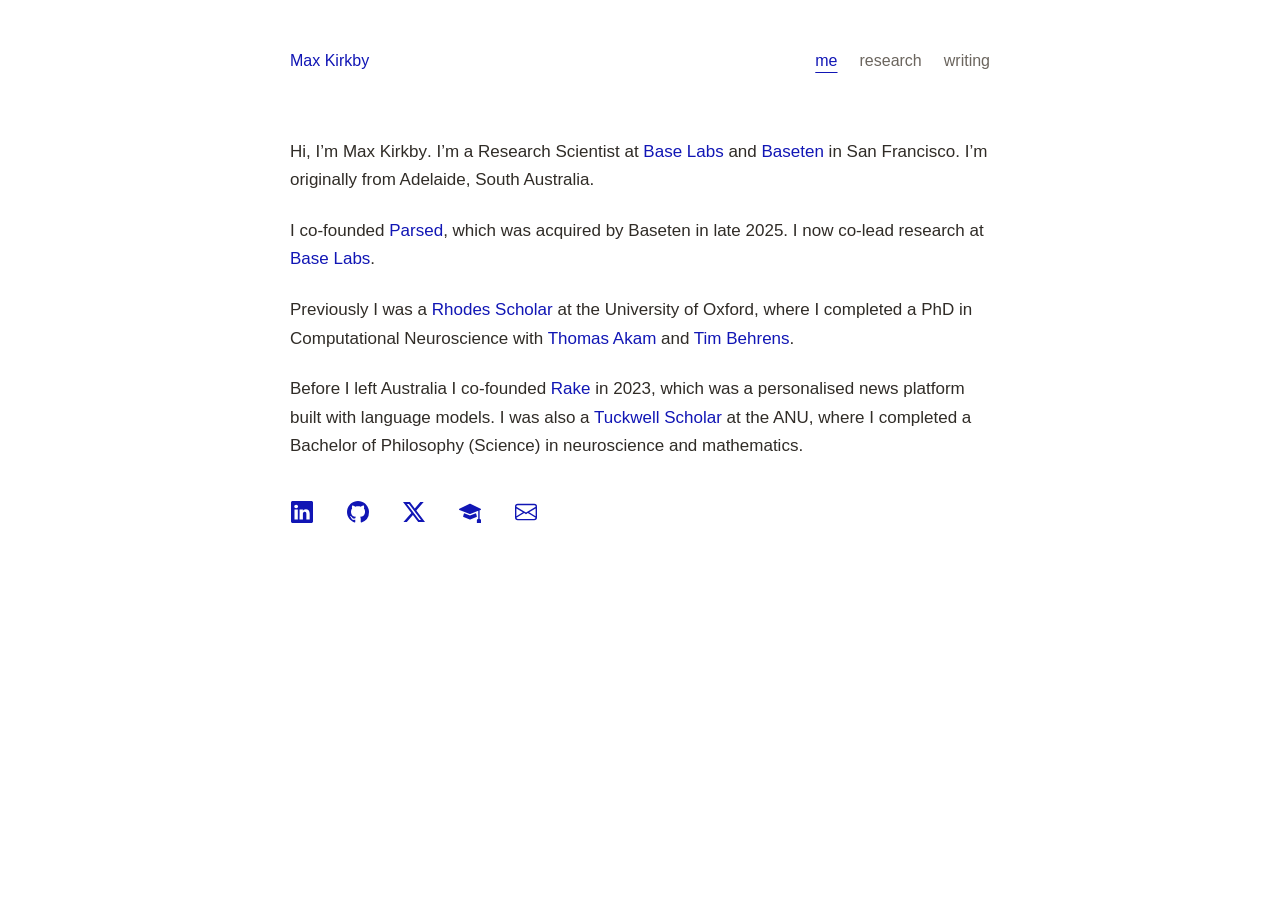
<file: index.html>
<!DOCTYPE html>
<html lang="en">

<head>
    <meta charset="UTF-8">
    <meta name="viewport" content="width=device-width, initial-scale=1.0">
    <title>Max Kirkby</title>
    <meta name="description"
        content="Max Kirkby is a Research Scientist at Base Labs and Baseten in San Francisco, and a former Rhodes Scholar at the University of Oxford.">
    <meta property="og:description"
        content="Max Kirkby is a Research Scientist at Base Labs and Baseten in San Francisco, and a former Rhodes Scholar at the University of Oxford.">
    <meta name="twitter:description"
        content="Max Kirkby is a Research Scientist at Base Labs and Baseten in San Francisco, and a former Rhodes Scholar at the University of Oxford.">
    <link rel="icon" href="images/dithered-icon.png" type="image/png">
    <link rel="stylesheet" href="site.css">
</head>

<body>
    <header>
        <div class="site-title">
            <span>Max Kirkby</span>
        </div>
        <nav aria-label="Main navigation">
            <a href="index.html" class="active" aria-current="page">me</a>
            <a href="research.html">research</a>
            <a href="#" aria-disabled="true" onclick="return false;">writing</a>
        </nav>
    </header>

    <main>
        <div class="bio-content">
            <p>Hi, I’m <span class="name-highlight">Max Kirkby<span class="hover-photo"><img
                            src="images/personalweb.jpg" alt="Max Kirkby"></span></span>. I’m a Research Scientist at <a href="https://labs.baseten.co/">Base Labs</a> and <a href="https://www.baseten.co/">Baseten</a> in San Francisco. I’m originally from Adelaide, South Australia.</p>

            <p>
                I co-founded <a href="https://parsed.com/">Parsed</a>, which was acquired by Baseten in late 2025. I now co-lead research at <a href="https://labs.baseten.co/">Base Labs</a>.
            </p>
            <p>
                Previously I was a <a href="https://www.rhodeshouse.ox.ac.uk/scholar-community/rhodes-scholar-bios/rhodes-scholars-class-of-2023/max-kirkby/">Rhodes Scholar</a> at the University of Oxford, where I completed a PhD in Computational Neuroscience with <a href="https://www.psy.ox.ac.uk/people/thomas-akam">Thomas Akam</a> and <a href="https://royalsociety.org/people/timothy-behrens-25290/">Tim Behrens</a>.
            </p>

            <p>
                Before I left Australia I co-founded <a href="https://au.linkedin.com/company/rakenews">Rake</a> in 2023, which was a personalised news platform built with language models. I was also a <a href="https://tuckwell.anu.edu.au/about/scholarship">Tuckwell Scholar</a> at the ANU, where I completed a Bachelor of Philosophy (Science) in neuroscience and mathematics.
            </p>

            <div class="social-links" role="group" aria-label="Find me online">
                <!-- Bootstrap Icons v1.13.1; licence in images/icons/LICENSE. -->
                <a href="https://www.linkedin.com/in/max-kirkby15/" class="social-link" aria-label="LinkedIn" title="LinkedIn">
                    <svg aria-hidden="true" focusable="false" xmlns="http://www.w3.org/2000/svg" width="16" height="16" fill="currentColor" viewBox="0 0 16 16">
                      <path d="M0 1.146C0 .513.526 0 1.175 0h13.65C15.474 0 16 .513 16 1.146v13.708c0 .633-.526 1.146-1.175 1.146H1.175C.526 16 0 15.487 0 14.854zm4.943 12.248V6.169H2.542v7.225zm-1.2-8.212c.837 0 1.358-.554 1.358-1.248-.015-.709-.52-1.248-1.342-1.248S2.4 3.226 2.4 3.934c0 .694.521 1.248 1.327 1.248zm4.908 8.212V9.359c0-.216.016-.432.08-.586.173-.431.568-.878 1.232-.878.869 0 1.216.662 1.216 1.634v3.865h2.401V9.25c0-2.22-1.184-3.252-2.764-3.252-1.274 0-1.845.7-2.165 1.193v.025h-.016l.016-.025V6.169h-2.4c.03.678 0 7.225 0 7.225z"/>
                    </svg>
                </a>
                <a href="https://github.com/MaxKirkby5" class="social-link" aria-label="GitHub" title="GitHub">
                    <svg aria-hidden="true" focusable="false" xmlns="http://www.w3.org/2000/svg" width="16" height="16" fill="currentColor" viewBox="0 0 16 16">
                      <path d="M8 0C3.58 0 0 3.58 0 8c0 3.54 2.29 6.53 5.47 7.59.4.07.55-.17.55-.38 0-.19-.01-.82-.01-1.49-2.01.37-2.53-.49-2.69-.94-.09-.23-.48-.94-.82-1.13-.28-.15-.68-.52-.01-.53.63-.01 1.08.58 1.23.82.72 1.21 1.87.87 2.33.66.07-.52.28-.87.51-1.07-1.78-.2-3.64-.89-3.64-3.95 0-.87.31-1.59.82-2.15-.08-.2-.36-1.02.08-2.12 0 0 .67-.21 2.2.82.64-.18 1.32-.27 2-.27s1.36.09 2 .27c1.53-1.04 2.2-.82 2.2-.82.44 1.1.16 1.92.08 2.12.51.56.82 1.27.82 2.15 0 3.07-1.87 3.75-3.65 3.95.29.25.54.73.54 1.48 0 1.07-.01 1.93-.01 2.2 0 .21.15.46.55.38A8.01 8.01 0 0 0 16 8c0-4.42-3.58-8-8-8"/>
                    </svg>
                </a>
                <a href="https://x.com/maxkirkby" class="social-link" aria-label="X" title="X">
                    <svg aria-hidden="true" focusable="false" xmlns="http://www.w3.org/2000/svg" width="16" height="16" fill="currentColor" viewBox="0 0 16 16">
                      <path d="M12.6.75h2.454l-5.36 6.142L16 15.25h-4.937l-3.867-5.07-4.425 5.07H.316l5.733-6.57L0 .75h5.063l3.495 4.633L12.601.75Zm-.86 13.028h1.36L4.323 2.145H2.865z"/>
                    </svg>
                </a>
                <a href="https://scholar.google.com/citations?user=SoMPEoIAAAAJ&amp;hl=en" class="social-link" aria-label="Google Scholar" title="Google Scholar">
                    <svg aria-hidden="true" focusable="false" xmlns="http://www.w3.org/2000/svg" width="16" height="16" fill="currentColor" viewBox="0 0 16 16">
                      <path d="M8.211 2.047a.5.5 0 0 0-.422 0l-7.5 3.5a.5.5 0 0 0 .025.917l7.5 3a.5.5 0 0 0 .372 0L14 7.14V13a1 1 0 0 0-1 1v2h3v-2a1 1 0 0 0-1-1V6.739l.686-.275a.5.5 0 0 0 .025-.917z"/>
                      <path d="M4.176 9.032a.5.5 0 0 0-.656.327l-.5 1.7a.5.5 0 0 0 .294.605l4.5 1.8a.5.5 0 0 0 .372 0l4.5-1.8a.5.5 0 0 0 .294-.605l-.5-1.7a.5.5 0 0 0-.656-.327L8 10.466z"/>
                    </svg>
                </a>
                <a href="mailto:maxkirkby1@gmail.com" class="social-link" aria-label="Email" title="Email">
                    <svg aria-hidden="true" focusable="false" xmlns="http://www.w3.org/2000/svg" width="16" height="16" fill="currentColor" viewBox="0 0 16 16">
                      <path d="M0 4a2 2 0 0 1 2-2h12a2 2 0 0 1 2 2v8a2 2 0 0 1-2 2H2a2 2 0 0 1-2-2zm2-1a1 1 0 0 0-1 1v.217l7 4.2 7-4.2V4a1 1 0 0 0-1-1zm13 2.383-4.708 2.825L15 11.105zm-.034 6.876-5.64-3.471L8 9.583l-1.326-.795-5.64 3.47A1 1 0 0 0 2 13h12a1 1 0 0 0 .966-.741M1 11.105l4.708-2.897L1 5.383z"/>
                    </svg>
                </a>
            </div>
        </div>
    </main>

</body>

</html>
</file>
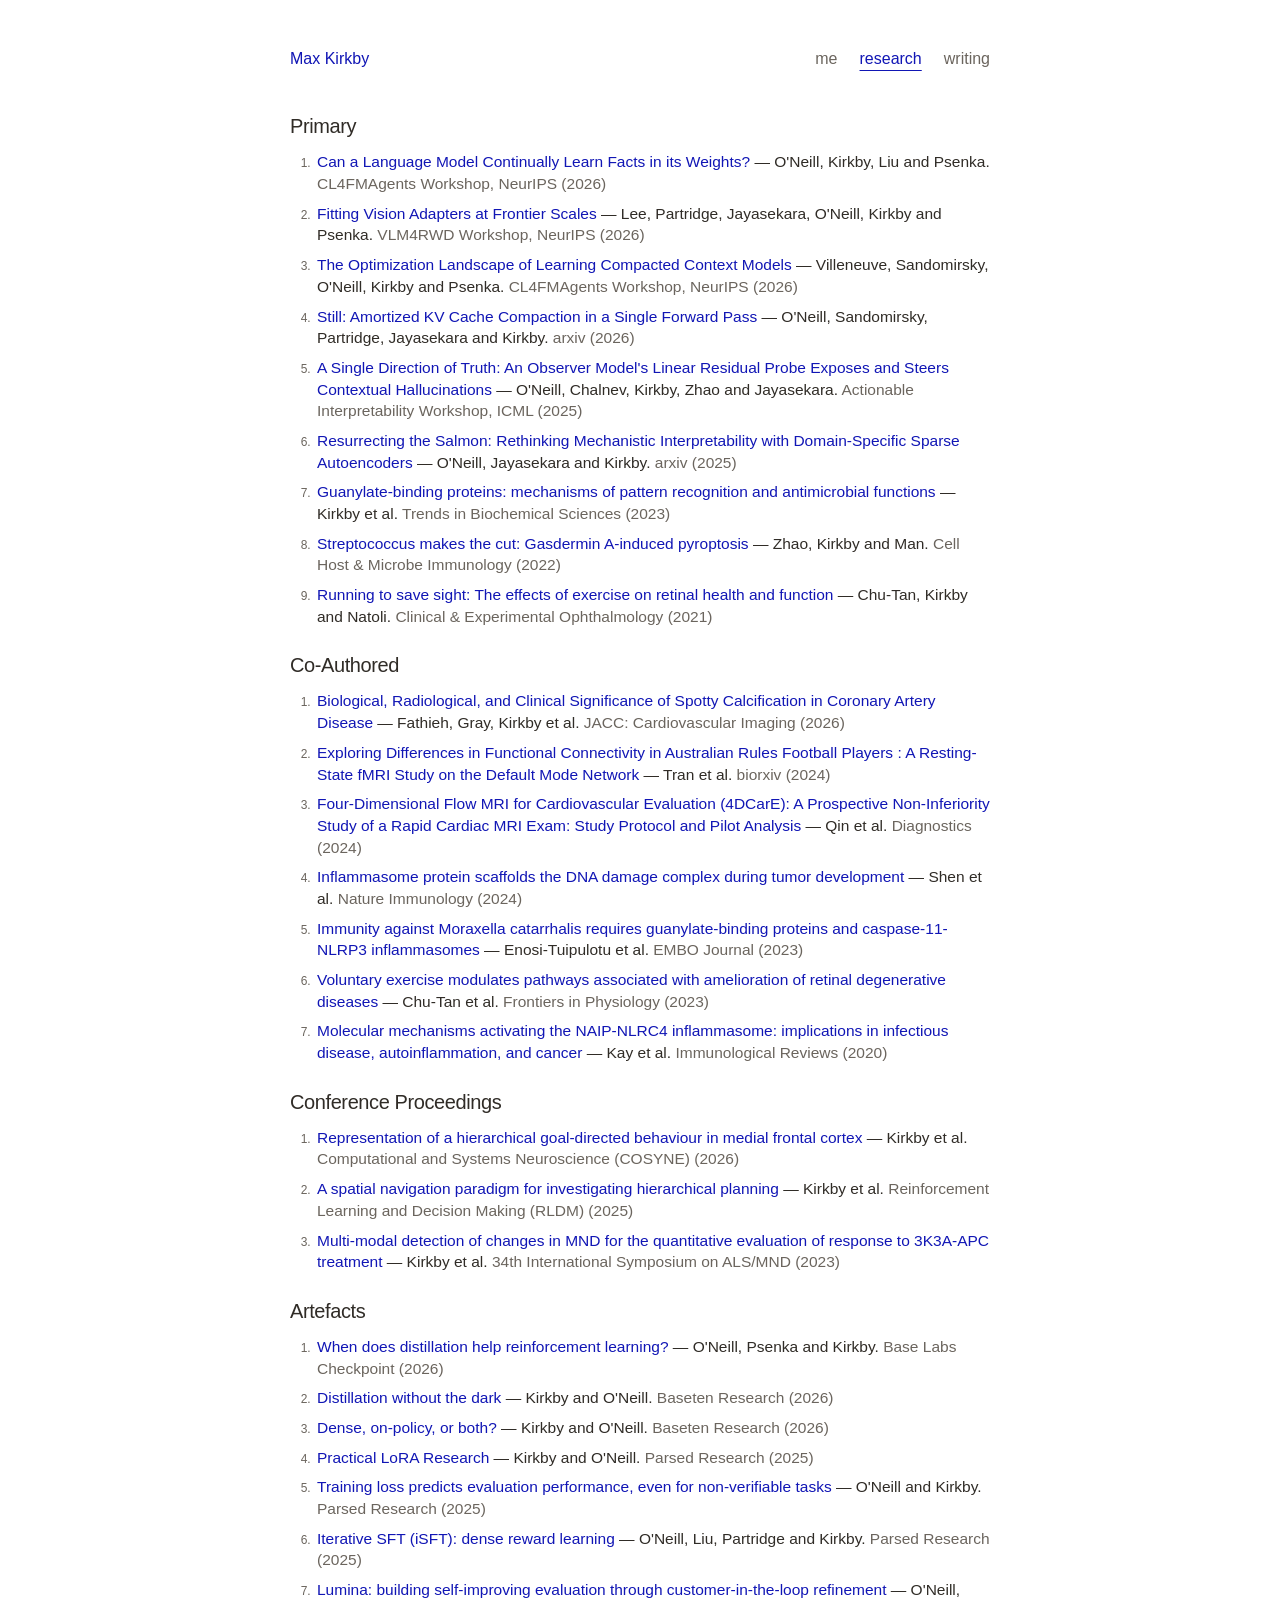
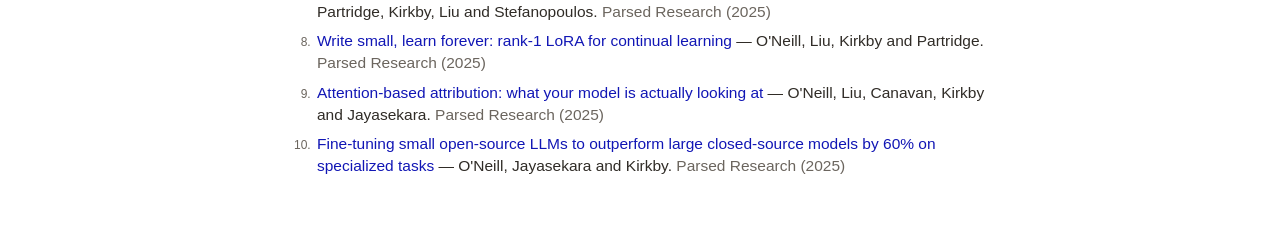
<file: research.html>
<!DOCTYPE html>
<html lang="en">
<head>
    <meta charset="UTF-8">
    <meta name="viewport" content="width=device-width, initial-scale=1.0">
    <title>Max Kirkby - Research</title>
    <link rel="icon" href="images/dithered-icon.png" type="image/png">
    <link rel="stylesheet" href="site.css">
</head>
<body class="research">
    <header>
        <div class="site-title">
            <span>Max Kirkby</span>
        </div>
        <nav aria-label="Main navigation">
            <a href="index.html">me</a>
            <a href="research.html" class="active" aria-current="page">research</a>
            <a href="#" aria-disabled="true" onclick="return false;">writing</a>
        </nav>
    </header>

    <main>       
        <section>
            <h2>Primary</h2>
            <ol class="papers-list">
                <li>
                    <a class="title" href="https://openreview.net/forum?id=0uTGGKnTkc">Can a Language Model Continually Learn Facts in its Weights?</a>
                     — O'Neill, Kirkby, Liu and Psenka. <span class="meta">CL4FMAgents Workshop, NeurIPS (2026)</span>
                </li>
                <li>
                    <a class="title" href="https://openreview.net/forum?id=ZNIA5H1ceC">Fitting Vision Adapters at Frontier Scales</a>
                     — Lee, Partridge, Jayasekara, O'Neill, Kirkby and Psenka. <span class="meta">VLM4RWD Workshop, NeurIPS (2026)</span>
                </li>
                <li>
                    <a class="title" href="https://openreview.net/forum?id=rU9vaYxJeB">The Optimization Landscape of Learning Compacted Context Models</a>
                     — Villeneuve, Sandomirsky, O'Neill, Kirkby and Psenka. <span class="meta">CL4FMAgents Workshop, NeurIPS (2026)</span>
                </li>
                <li>
                    <a class="title" href="https://arxiv.org/abs/2606.07878">Still: Amortized KV Cache Compaction in a Single Forward Pass</a>
                     — O'Neill, Sandomirsky, Partridge, Jayasekara and Kirkby. <span class="meta">arxiv (2026)</span>
                </li>
                <li>
                    <a class="title" href="https://arxiv.org/abs/2507.23221">A Single Direction of Truth: An Observer Model's Linear Residual Probe Exposes and Steers Contextual Hallucinations
                    </a>
                     — O'Neill, Chalnev, Kirkby, Zhao and Jayasekara. <span class="meta">Actionable Interpretability Workshop, ICML (2025)</span>
                </li>
                <li>
                    <a class="title" href="https://arxiv.org/abs/2508.09363">Resurrecting the Salmon: Rethinking Mechanistic Interpretability with Domain-Specific Sparse Autoencoders</a>
                     — O'Neill, Jayasekara and Kirkby. <span class="meta">arxiv (2025)</span>
                </li>
                <li>
                    <a class="title" href="https://www.cell.com/trends/biochemical-sciences/fulltext/S0968-0004(23)00165-2">Guanylate-binding proteins: mechanisms of pattern recognition and antimicrobial functions</a>
                     — Kirkby et al. <span class="meta">Trends in Biochemical Sciences (2023)</span>
                </li>
                <li>
                    <a class="title" href="https://www.cell.com/cell-host-microbe/fulltext/S1931-3128(22)00133-0">Streptococcus makes the cut: Gasdermin A-induced pyroptosis</a>
                     — Zhao, Kirkby and Man. <span class="meta">Cell Host & Microbe Immunology (2022)</span>
                </li>
                <li>
                    <a class="title" href="https://onlinelibrary.wiley.com/doi/abs/10.1111/ceo.14023">Running to save sight: The effects of exercise on retinal health and function</a>
                     — Chu-Tan, Kirkby and Natoli. <span class="meta">Clinical & Experimental Ophthalmology (2021)</span>
                </li>
            </ol>
        </section>

        <section>
            <h2>Co-Authored</h2>
            <ol class="papers-list">
                <li>
                    <a class="title" href="https://www.sciencedirect.com/science/article/abs/pii/S1936878X26000963">Biological, Radiological, and Clinical Significance of Spotty Calcification in Coronary Artery Disease</a>
                     — Fathieh, Gray, Kirkby et al. <span class="meta">JACC: Cardiovascular Imaging (2026)</span>
                </li>
                <li>
                    <a class="title" href="https://www.biorxiv.org/content/10.1101/2024.09.15.613156v1.abstract">Exploring Differences in Functional Connectivity in Australian Rules Football Players : A Resting-State fMRI Study on the Default Mode Network
                    </a>
                     — Tran et al. <span class="meta">biorxiv (2024)</span>
                </li>

                <li>
                    <a class="title" href="https://pubmed.ncbi.nlm.nih.gov/39594256/#:~:text=Methods%3A%204DCarE%20(4D%2Dflow,(45%2D60%20min).">Four-Dimensional Flow MRI for Cardiovascular Evaluation (4DCarE): A Prospective Non-Inferiority Study of a Rapid Cardiac MRI Exam: Study Protocol and Pilot Analysis</a>
                     — Qin et al. <span class="meta">Diagnostics (2024)</span>
                </li>
                <li>
                    <a class="title" href="https://www.nature.com/articles/s41590-024-01988-6">Inflammasome protein scaffolds the DNA damage complex during tumor development</a>
                     — Shen et al. <span class="meta">Nature Immunology (2024)</span>
                </li>
                <li>
                    <a class="title" href="https://www.embopress.org/doi/full/10.15252/embj.2022112558">Immunity against Moraxella catarrhalis requires guanylate‐binding proteins and caspase‐11‐NLRP3 inflammasomes</a>
                     — Enosi-Tuipulotu et al. <span class="meta">EMBO Journal (2023)</span>
                </li>
                <li>
                    <a class="title" href="https://www.frontiersin.org/journals/physiology/articles/10.3389/fphys.2023.1116898/full">Voluntary exercise modulates pathways associated with amelioration of retinal degenerative diseases</a>
                     — Chu-Tan et al. <span class="meta">Frontiers in Physiology (2023)</span>
                </li>
                <li>
                    <a class="title" href="https://onlinelibrary.wiley.com/doi/abs/10.1111/imr.12906">Molecular mechanisms activating the NAIP‐NLRC4 inflammasome: implications in infectious disease, autoinflammation, and cancer</a>
                     — Kay et al. <span class="meta">Immunological Reviews (2020)</span>
                </li>
            </ol>
        </section>

        <section>
            <h2>Conference Proceedings</h2>
            <ol class="papers-list">
                <li>
                    <a class="title" href="">Representation of a hierarchical goal-directed behaviour in medial frontal cortex</a>
                     — Kirkby et al. <span class="meta">Computational and Systems Neuroscience (COSYNE) (2026)</span>
                </li>
                <li>
                    <a class="title" href="https://rldm.org/">A spatial navigation paradigm for investigating hierarchical planning</a>
                     — Kirkby et al. <span class="meta">Reinforcement Learning and Decision Making (RLDM) (2025)</span>
                </li>
                <li>
                    <a class="title" href="https://symposium.mndassociation.org/wp-content/uploads/2023/11/LOW-RES-FOR-WEBSITE-FINAL.pdf">Multi-modal detection of changes in MND for the quantitative evaluation of response to 3K3A-APC treatment</a>
                     — Kirkby et al. <span class="meta">34th International Symposium on ALS/MND (2023)</span>
                </li>
            </ol>
        </section>

        <section>
            <h2>Artefacts</h2>
            <ol class="papers-list">
                <li>
                    <a class="title" href="https://labs.baseten.co/articles/when-does-distillation-help-reinforcement-learning">When does distillation help reinforcement learning?</a>
                     — O'Neill, Psenka and Kirkby. <span class="meta">Base Labs Checkpoint (2026)</span>
                </li>
                <li>
                    <a class="title" href="https://www.baseten.co/resources/research/distillation-without-the-dark/">Distillation without the dark</a>
                     — Kirkby and O'Neill. <span class="meta">Baseten Research (2026)</span>
                </li>
                <li>
                    <a class="title" href="https://www.baseten.co/research/dense-on-policy-or-both/">Dense, on-policy, or both?</a>
                     — Kirkby and O'Neill. <span class="meta">Baseten Research (2026)</span>
                </li>
                <li>
                    <a class="title" href="https://parsed.com/research/practical-lora-research">Practical LoRA Research</a>
                     — Kirkby and O'Neill. <span class="meta">Parsed Research (2025)</span>
                </li>
                <li>
                    <a class="title" href="https://parsed.com/research/training-loss-predicts-evaluation-performance-even-for-non-verifiable-tasks">Training loss predicts evaluation performance, even for non-verifiable tasks</a>
                     — O'Neill and Kirkby. <span class="meta">Parsed Research (2025)</span>
                </li>
                <li>
                    <a class="title" href="https://parsed.com/research/iterative-sft">Iterative SFT (iSFT): dense reward learning</a>
                     — O'Neill, Liu, Partridge and Kirkby. <span class="meta">Parsed Research (2025)</span>
                </li>
                <li>
                    <a class="title" href="https://parsed.com/research/lumina-building-self-improving-evaluation-through-customer-in-the-loop-refinement">Lumina: building self-improving evaluation through customer-in-the-loop refinement</a>
                     — O'Neill, Partridge, Kirkby, Liu and Stefanopoulos. <span class="meta">Parsed Research (2025)</span>
                </li>
                <li>
                    <a class="title" href="https://parsed.com/research/write-small-learn-forever-rank-1-lora-for-continual-learning">Write small, learn forever: rank-1 LoRA for continual learning</a>
                     — O'Neill, Liu, Kirkby and Partridge. <span class="meta">Parsed Research (2025)</span>
                </li>
                <li>
                    <a class="title" href="https://parsed.com/research/attention-based-attribution-what-your-model-is-actually-looking-at">Attention-based attribution: what your model is actually looking at</a>
                     — O'Neill, Liu, Canavan, Kirkby and Jayasekara. <span class="meta">Parsed Research (2025)</span>
                </li>
                <li>
                    <a class="title" href="https://parsed.com/research/fine-tuning-small-open-source-llms-to-outperform-large-closed-source-models-by-60-on-specialized-tasks">Fine-tuning small open-source LLMs to outperform large closed-source models by 60% on specialized tasks</a>
                     — O'Neill, Jayasekara and Kirkby. <span class="meta">Parsed Research (2025)</span>
                </li>
            </ol>
        </section>
    </main>

</body>
</html>
</file>
<file: site.css>
:root {
    color-scheme: light;
    --background-color: #fff;
    --text-color: #302c27;
    --link-color: #1116b5;
    --muted-color: #6b655e;
    --rule-color: #302c2726;
}

body {
    font-family: -apple-system, BlinkMacSystemFont, "Segoe UI", sans-serif;
    font-size: 17px;
    line-height: 1.65;
    max-width: 700px;
    margin: 0 auto;
    padding: 48px 28px 64px;
    background: var(--background-color);
    color: var(--text-color);
}

body > header {
    display: flex;
    justify-content: space-between;
    align-items: center;
    gap: 24px;
    margin-bottom: 64px;
}

.site-title { color: var(--link-color); font-size: 16px; font-weight: 500; }
nav { display: flex; align-items: center; gap: 22px; }
nav a { color: var(--muted-color); font-size: 16px; }
nav a.active { color: var(--link-color); text-decoration: underline; text-underline-offset: 6px; }
h1, h2, h3 { font-weight: 500; letter-spacing: -.02em; line-height: 1.25; }
h1 { font-size: 1.9em; margin: 0 0 1.2rem; }
h2 { font-size: 1.4em; margin: 2rem 0 1rem; }
h3 { font-size: 1.15em; margin: .2rem 0 .4rem; }
main > section:first-child > h2 { margin-top: 0; }
p { margin: 0 0 1.35em; }
a { color: var(--link-color); text-decoration: none; text-underline-offset: 3px; }
a:hover { text-decoration: underline; }
a:focus-visible { outline: 2px solid var(--link-color); outline-offset: 4px; }

.name-highlight { position: relative; display: inline-block; }
.hover-photo {
    position: absolute;
    width: 105px;
    height: 105px;
    border-radius: 50%;
    overflow: hidden;
    top: -125px;
    left: 50%;
    transform: translateX(-50%);
    opacity: 0;
    pointer-events: none;
    transition: opacity .2s ease;
}
.hover-photo img { width: 100%; height: 100%; object-fit: cover; }
.name-highlight:hover > .hover-photo { opacity: 1; }

.social-links { display: flex; flex-wrap: wrap; gap: 12px; margin-top: 30px; margin-left: -10px; }
.social-link {
    display: inline-flex;
    align-items: center;
    justify-content: center;
    position: relative;
    width: 44px;
    height: 44px;
    border-radius: 6px;
    color: var(--link-color);
}
.social-link svg { display: block; width: 22px; height: 22px; fill: currentColor; }
.social-link:hover, .social-link:focus-visible { background: #1116b508; text-decoration: none; }

.research { font-size: 15.5px; line-height: 1.4; }
.research > header { margin-bottom: 44px; }
.research h2 { font-size: 20px; margin: 26px 0 12px; }
.research main > section:first-child > h2 { margin-top: 0; }
.papers-list { list-style: decimal; padding-left: 24px; margin: 0; }
.papers-list li { padding-left: 3px; margin-bottom: 8px; }
.papers-list li::marker { color: var(--muted-color); font-size: 12px; font-variant-numeric: tabular-nums; }
.papers-list .title { font-weight: 500; }
.papers-list .meta { color: var(--muted-color); }

@media (max-width: 520px) {
    body { padding: 26px 22px 44px; }
    body > header { align-items: baseline; flex-wrap: wrap; gap: 14px; margin-bottom: 42px; }
    nav { gap: 18px; }
    .site-title, nav a { font-size: 15px; }
}

@media (prefers-reduced-motion: reduce) {
    .hover-photo { transition: none; }
}
</file>
